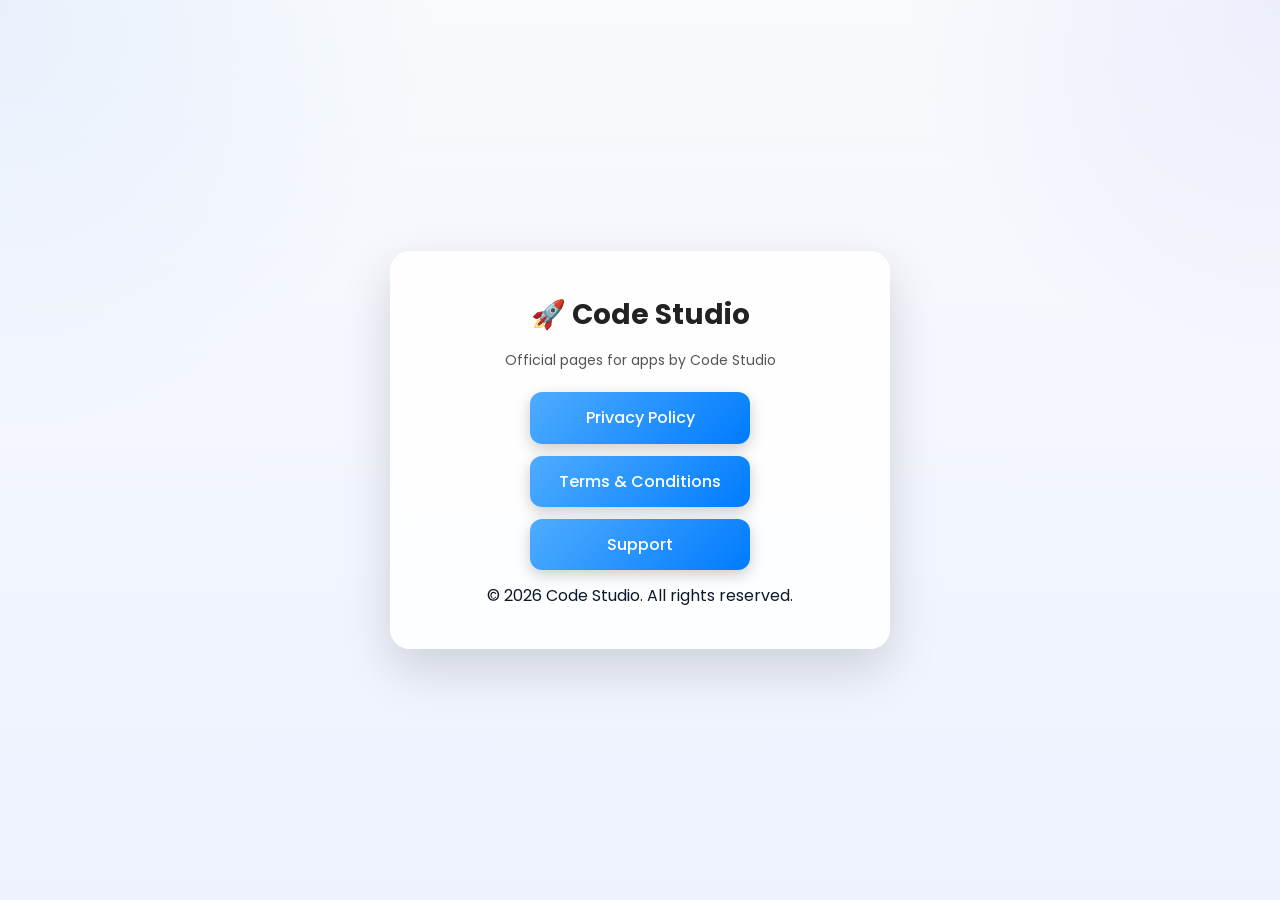
<file: index.html>
<!doctype html>
<html>
<head>
  <meta charset="utf-8">
  <meta name="viewport" content="width=device-width, initial-scale=1">
  <title>Code Studio</title>

  <link rel="stylesheet" href="css/styles.css">
  <link href="https://fonts.googleapis.com/css2?family=Poppins:wght@300;400;500;600&display=swap" rel="stylesheet">
</head>
<body class="home-center">
  <div class="container">
    <h1>🚀 Code Studio</h1>
    <p>Official pages for apps by Code Studio</p>

    <ul>
      <li><a href="/codestudio-site/privacy-policy/">Privacy Policy</a></li>
      <li><a href="/codestudio-site/terms/">Terms & Conditions</a></li>
      <li><a href="/codestudio-site/support/">Support</a></li>
    </ul>

    <footer>
      © 2026 Code Studio. All rights reserved.
    </footer>
  </div>
</body>
</html>
</file>
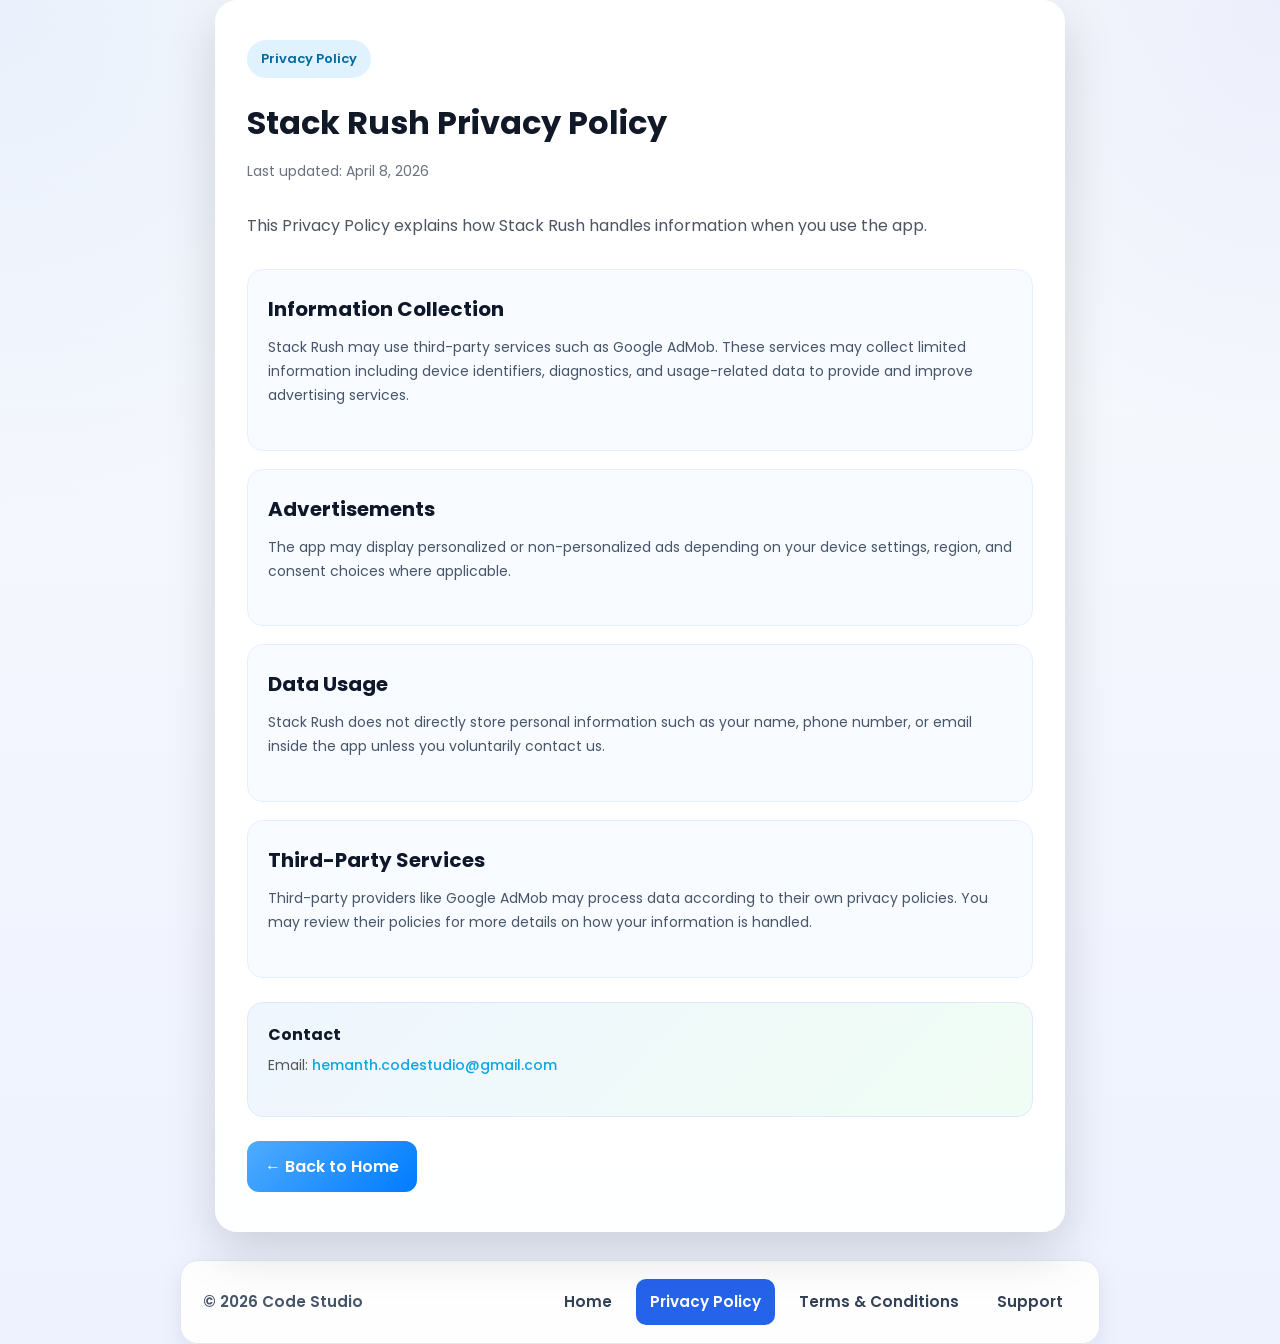
<file: privacy-policy/index.html>
<!doctype html>
<html lang="en">
<head>
  <meta charset="utf-8">
  <meta name="viewport" content="width=device-width, initial-scale=1">
  <title>Stack Rush Privacy Policy</title>
  <link rel="preconnect" href="https://fonts.googleapis.com">
  <link rel="preconnect" href="https://fonts.gstatic.com" crossorigin>
  <link href="https://fonts.googleapis.com/css2?family=Poppins:wght@300;400;500;600;700&display=swap" rel="stylesheet">
  <link rel="stylesheet" href="../css/styles.css">
</head>
<body>
  <main class="page-shell">
  <div class="page-card">
    <span class="page-badge">Privacy Policy</span>
    <h1>Stack Rush Privacy Policy</h1>
    <p class="last-updated">Last updated: April 8, 2026</p>

    <p class="intro">
      This Privacy Policy explains how Stack Rush handles information when you use the app.
    </p>

    <div class="section">
      <h2>Information Collection</h2>
      <p>
        Stack Rush may use third-party services such as Google AdMob. These services may collect
        limited information including device identifiers, diagnostics, and usage-related data to
        provide and improve advertising services.
      </p>
    </div>

    <div class="section">
      <h2>Advertisements</h2>
      <p>
        The app may display personalized or non-personalized ads depending on your device settings,
        region, and consent choices where applicable.
      </p>
    </div>

    <div class="section">
      <h2>Data Usage</h2>
      <p>
        Stack Rush does not directly store personal information such as your name, phone number,
        or email inside the app unless you voluntarily contact us.
      </p>
    </div>

    <div class="section">
      <h2>Third-Party Services</h2>
      <p>
        Third-party providers like Google AdMob may process data according to their own privacy
        policies. You may review their policies for more details on how your information is handled.
      </p>
    </div>

    <div class="contact-box">
      <strong>Contact</strong>
      <p>Email: <a href="mailto:hemanth.codestudio@gmail.com">hemanth.codestudio@gmail.com</a></p>
    </div>

    <a class="back-link" href="/codestudio-site/">← Back to Home</a>
  </div>
  <footer class="site-footer">
  <div class="footer-nav">
    <div class="footer-brand">© 2026 Code Studio</div>
    <div class="footer-links">
      <a href="/codestudio-site/">Home</a>
      <a href="/codestudio-site/privacy-policy/" class="active">Privacy Policy</a>
      <a href="/codestudio-site/terms/">Terms & Conditions</a>
      <a href="/codestudio-site/support/">Support</a>
    </div>
  </div>
</footer>
</main>
</body>
</html>
</file>
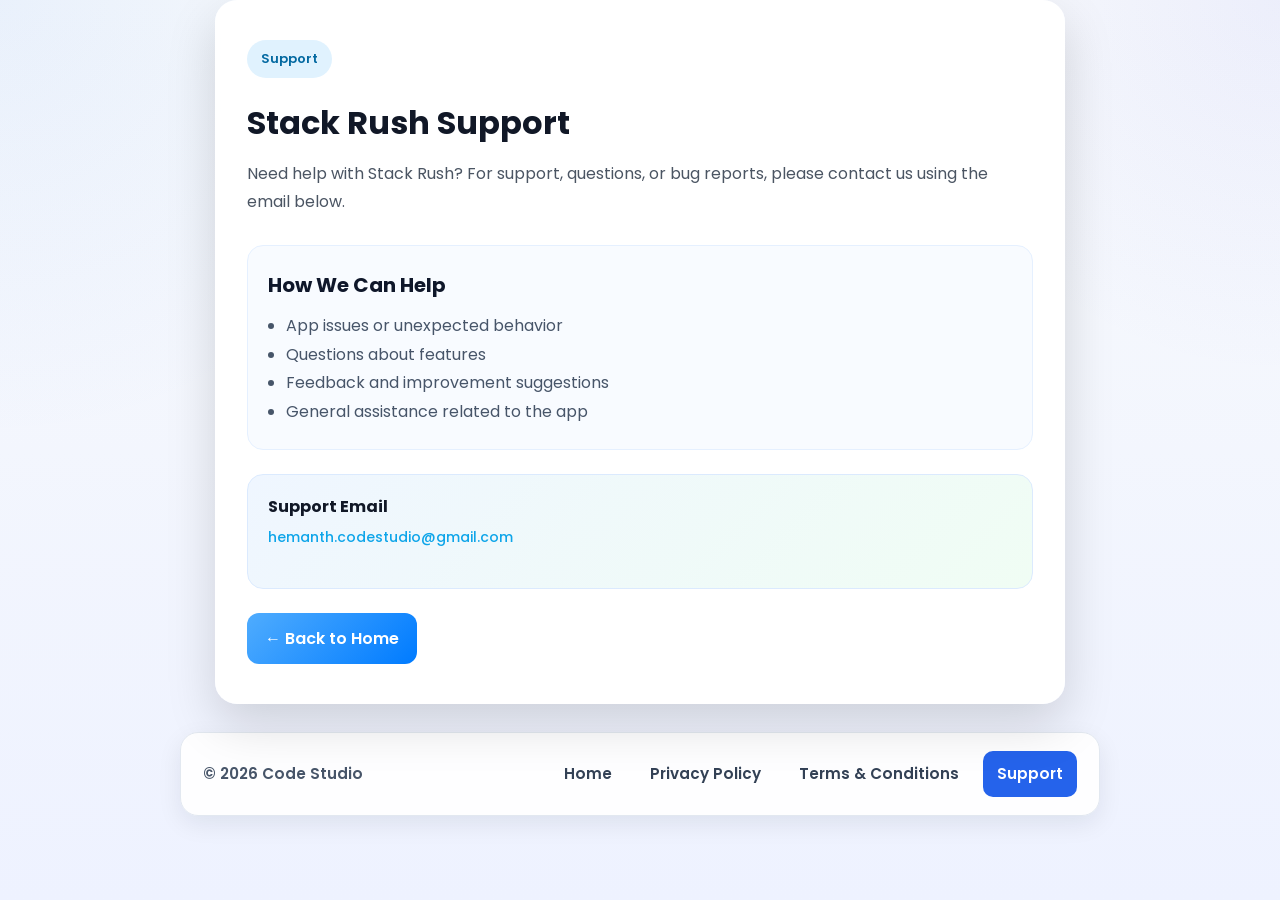
<file: support/index.html>
<!doctype html>
<html lang="en">
<head>
  <meta charset="utf-8">
  <meta name="viewport" content="width=device-width, initial-scale=1">
  <title>Stack Rush Support</title>
  <link rel="preconnect" href="https://fonts.googleapis.com">
  <link rel="preconnect" href="https://fonts.gstatic.com" crossorigin>
  <link href="https://fonts.googleapis.com/css2?family=Poppins:wght@300;400;500;600;700&display=swap" rel="stylesheet">
  <link rel="stylesheet" href="../css/styles.css">
</head>
<body>
   <main class="page-shell">
  <div class="page-card">
    <span class="page-badge">Support</span>
    <h1>Stack Rush Support</h1>
    <p class="intro">
      Need help with Stack Rush? For support, questions, or bug reports, please contact us using
      the email below.
    </p>

    <div class="section">
      <h2>How We Can Help</h2>
      <ul class="clean-list">
        <li>App issues or unexpected behavior</li>
        <li>Questions about features</li>
        <li>Feedback and improvement suggestions</li>
        <li>General assistance related to the app</li>
      </ul>
    </div>

    <div class="contact-box">
      <strong>Support Email</strong>
      <p><a href="mailto:hemanth.codestudio@gmail.com">hemanth.codestudio@gmail.com</a></p>
    </div>

    <a class="back-link" href="/codestudio-site/">← Back to Home</a>
  </div>
  <footer class="site-footer">
  <div class="footer-nav">
    <div class="footer-brand">© 2026 Code Studio</div>
    <div class="footer-links">
      <a href="/codestudio-site/">Home</a>
      <a href="/codestudio-site/privacy-policy/">Privacy Policy</a>
      <a href="/codestudio-site/terms/">Terms & Conditions</a>
      <a href="/codestudio-site/support/" class="active">Support</a>
    </div>
  </div>
</footer>
</main>
</body>
</html>
</file>
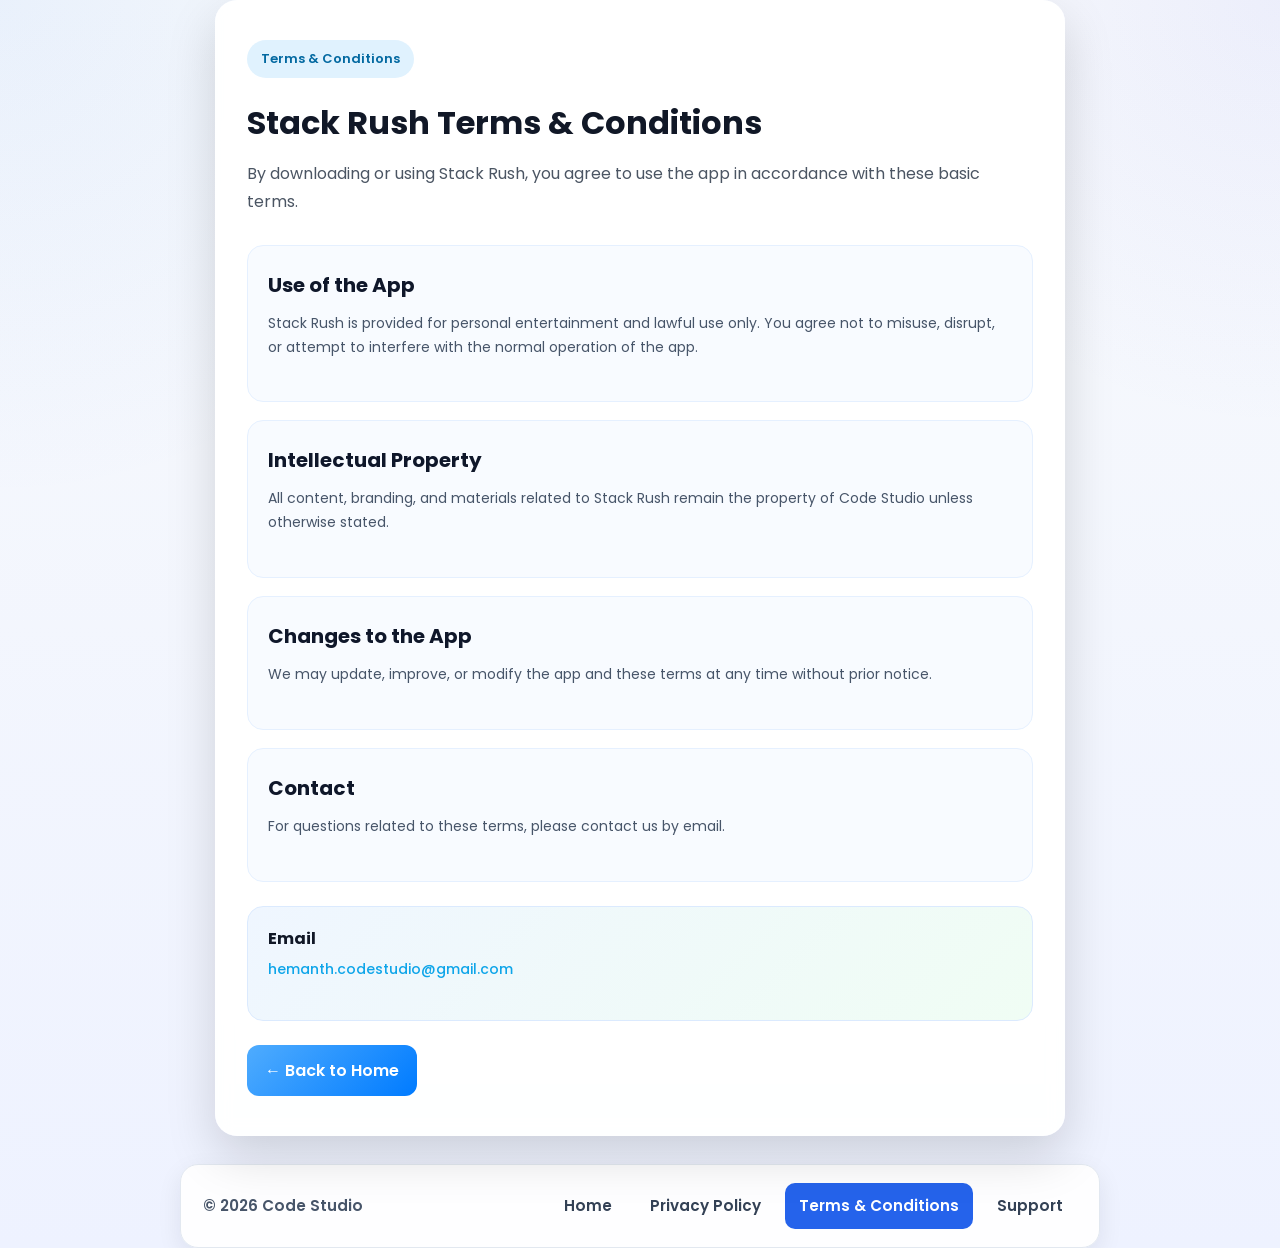
<file: terms/index.html>
<!doctype html>
<html lang="en">
<head>
  <meta charset="utf-8">
  <meta name="viewport" content="width=device-width, initial-scale=1">
  <title>Stack Rush Terms & Conditions</title>
  <link rel="preconnect" href="https://fonts.googleapis.com">
  <link rel="preconnect" href="https://fonts.gstatic.com" crossorigin>
  <link href="https://fonts.googleapis.com/css2?family=Poppins:wght@300;400;500;600;700&display=swap" rel="stylesheet">
  <link rel="stylesheet" href="../css/styles.css">
</head>
<body>
  <main class="page-shell">
  <div class="page-card">
    <span class="page-badge">Terms & Conditions</span>
    <h1>Stack Rush Terms & Conditions</h1>
    <p class="intro">
      By downloading or using Stack Rush, you agree to use the app in accordance with these basic terms.
    </p>

    <div class="section">
      <h2>Use of the App</h2>
      <p>
        Stack Rush is provided for personal entertainment and lawful use only. You agree not to
        misuse, disrupt, or attempt to interfere with the normal operation of the app.
      </p>
    </div>

    <div class="section">
      <h2>Intellectual Property</h2>
      <p>
        All content, branding, and materials related to Stack Rush remain the property of Code Studio
        unless otherwise stated.
      </p>
    </div>

    <div class="section">
      <h2>Changes to the App</h2>
      <p>
        We may update, improve, or modify the app and these terms at any time without prior notice.
      </p>
    </div>

    <div class="section">
      <h2>Contact</h2>
      <p>
        For questions related to these terms, please contact us by email.
      </p>
    </div>

    <div class="contact-box">
      <strong>Email</strong>
      <p><a href="mailto:hemanth.codestudio@gmail.com">hemanth.codestudio@gmail.com</a></p>
    </div>

    <a class="back-link" href="/codestudio-site/">← Back to Home</a>
  </div>
  <footer class="site-footer">
  <div class="footer-nav">
    <div class="footer-brand">© 2026 Code Studio</div>
    <div class="footer-links">
      <a href="/codestudio-site/">Home</a>
      <a href="/codestudio-site/privacy-policy/">Privacy Policy</a>
      <a href="/codestudio-site/terms/" class="active">Terms & Conditions</a>
      <a href="/codestudio-site/support/">Support</a>
    </div>
  </div>
  </footer>
  </main>
</body>
</html>
</file>
<file: css/styles.css>
/* ================= RESET ================= */
* {
  margin: 0;
  padding: 0;
  box-sizing: border-box;
}

:root {
  --bg-1: #f8fafc;
  --bg-2: #eef2ff;
  --surface: rgba(255, 255, 255, 0.88);
  --surface-border: rgba(226, 232, 240, 0.9);
  --text: #0f172a;
  --muted: #475569;
  --muted-light: #64748b;
  --line: #dbe4f0;
  --accent: #2563eb;
  --accent-hover: #1d4ed8;
  --shadow: 0 10px 35px rgba(15, 23, 42, 0.08);
  --radius: 22px;
  --max-width: 920px;
}

/* ================= BODY ================= */
body {
  font-family: 'Poppins', 'Segoe UI', Arial, sans-serif;
  color: var(--text);
  background:
    radial-gradient(circle at top left, rgba(59, 130, 246, 0.08), transparent 28%),
    radial-gradient(circle at top right, rgba(99, 102, 241, 0.08), transparent 24%),
    linear-gradient(180deg, #f8fafc 0%, #eef2ff 100%);
  min-height: 100vh;
  line-height: 1.7;
}

/* Center only homepage */
.home-center {
  display: flex;
  align-items: center;
  justify-content: center;
}

/* ================= HOME PAGE ================= */
.container {
  width: 90%;
  max-width: 500px;
  background: rgba(255, 255, 255, 0.85);
  backdrop-filter: blur(10px);
  padding: 40px 30px;
  border-radius: 20px;
  text-align: center;
  box-shadow: 0 20px 50px rgba(0,0,0,0.15);
  animation: fadeIn 0.6s ease-in-out;
}

/* ================= INNER PAGES ================= */
.page-card {
  max-width: 850px;
  margin: 0 auto;
  background: rgba(255, 255, 255, 0.94);
  border-radius: 22px;
  padding: 40px 32px;
  box-shadow: 0 20px 50px rgba(0, 0, 0, 0.15);
  backdrop-filter: blur(8px);
}

/* ================= BADGE ================= */
.page-badge {
  display: inline-block;
  background: #e0f2fe;
  color: #0369a1;
  padding: 8px 14px;
  border-radius: 999px;
  font-size: 13px;
  font-weight: 600;
  margin-bottom: 18px;
}

/* ================= HEADINGS ================= */
h1 {
  font-size: 32px;
  margin-bottom: 10px;
  color: #111827;
}

/* Homepage override */
.container h1 {
  font-size: 28px;
  color: #222;
}

/* ================= TEXT ================= */
p {
  color: #555;
  font-size: 14px;
  margin-bottom: 20px;
}

/* Inner page text */
.intro {
  font-size: 16px;
  color: #4b5563;
  margin-bottom: 30px;
  line-height: 1.7;
}

.last-updated {
  color: #6b7280;
  font-size: 14px;
  margin-bottom: 28px;
}

/* ================= SECTIONS ================= */
.section {
  background: #f8fbff;
  border: 1px solid #e5f0ff;
  border-radius: 16px;
  padding: 22px 20px;
  margin-bottom: 18px;
}

.section h2 {
  font-size: 20px;
  margin-bottom: 10px;
  color: #0f172a;
}

.section p {
  line-height: 1.7;
  color: #475569;
}

/* ================= CONTACT ================= */
.contact-box {
  margin-top: 24px;
  padding: 18px 20px;
  border-radius: 16px;
  background: linear-gradient(135deg, #eff6ff, #f0fdf4);
  border: 1px solid #dbeafe;
}

.contact-box strong {
  display: block;
  margin-bottom: 6px;
  color: #111827;
}

/* ================= LIST ================= */
ul {
  list-style: none;
}

ul.clean-list {
  padding-left: 18px;
  list-style: disc;
  color: #475569;
  line-height: 1.8;
}

/* ================= LINKS ================= */

/* Default links (inner pages) */
a {
  color: #0ea5e9;
  text-decoration: none;
  font-weight: 500;
}

a:hover {
  text-decoration: underline;
}

/* ================= HOME BUTTON LINKS ================= */
.container a {
  display: block;
  margin: 12px auto;
  padding: 12px;
  width: 220px;
  border-radius: 12px;
  text-decoration: none;
  color: white;
  font-weight: 500;
  background: linear-gradient(135deg, #4facfe, #007bff);
  box-shadow: 0 5px 15px rgba(0,0,0,0.2);
  transition: all 0.3s ease;
}

.container a:hover {
  transform: translateY(-3px) scale(1.03);
  box-shadow: 0 10px 25px rgba(0,0,0,0.25);
  text-decoration: none;
}

/* ================= BACK BUTTON ================= */
.back-link {
  display: inline-block;
  margin-top: 24px;
  padding: 12px 18px;
  border-radius: 12px;
  background: linear-gradient(135deg, #4facfe, #007bff);
  color: #fff;
  text-decoration: none;
  font-weight: 600;
  transition: transform 0.25s ease, box-shadow 0.25s ease;
}

.back-link:hover {
  transform: translateY(-2px);
  box-shadow: 0 10px 24px rgba(0, 123, 255, 0.22);
  text-decoration: none;
}

/* ================= FOOTER ================= */
.site-footer {
  max-width: var(--max-width);
  margin: 28px auto 0;
  padding: 0;
}

.footer-nav {
  display: flex;
  align-items: center;
  justify-content: space-between;
  gap: 20px;
  padding: 18px 22px;
  background: rgba(255, 255, 255, 0.92);
  border: 1px solid #e2e8f0;
  border-radius: 18px;
  box-shadow: 0 8px 24px rgba(15, 23, 42, 0.08);
}

.footer-brand {
  color: #475569;
  font-size: 0.95rem;
  font-weight: 600;
  white-space: nowrap;
}

.footer-links {
  display: flex;
  align-items: center;
  gap: 10px;
  flex-wrap: wrap;
}

.footer-links a {
  color: #334155;
  text-decoration: none;
  font-weight: 600;
  font-size: 0.95rem;
  padding: 10px 14px;
  border-radius: 10px;
  transition: background 0.2s ease, color 0.2s ease;
}

.footer-links a:hover {
  background: #eff6ff;
  color: #2563eb;
  text-decoration: none;
}

.footer-links a.active {
  background: #2563eb;
  color: #ffffff;
}

/* Mobile */
@media (max-width: 768px) {
  .footer-nav {
    flex-direction: column;
    align-items: stretch;
    text-align: center;
    padding: 16px;
  }

  .footer-brand {
    white-space: normal;
  }

  .footer-links {
    justify-content: center;
    gap: 8px;
  }

  .footer-links a {
    flex: 1 1 auto;
    min-width: 140px;
    text-align: center;
  }
}

@media (max-width: 480px) {
  .footer-links {
    flex-direction: column;
    width: 100%;
  }

  .footer-links a {
    width: 100%;
  }
}

/* ================= ANIMATION ================= */
@keyframes fadeIn {
  from {
    opacity: 0;
    transform: translateY(20px);
  }
  to {
    opacity: 1;
    transform: translateY(0);
  }
}

/* ================= RESPONSIVE ================= */
@media (max-width: 640px) {
  body {
    padding: 20px 14px;
  }

  .page-card {
    padding: 26px 18px;
    border-radius: 18px;
  }

  h1 {
    font-size: 26px;
  }

  .section h2 {
    font-size: 18px;
  }

  .container {
    padding: 30px 20px;
  }
}
</file>
